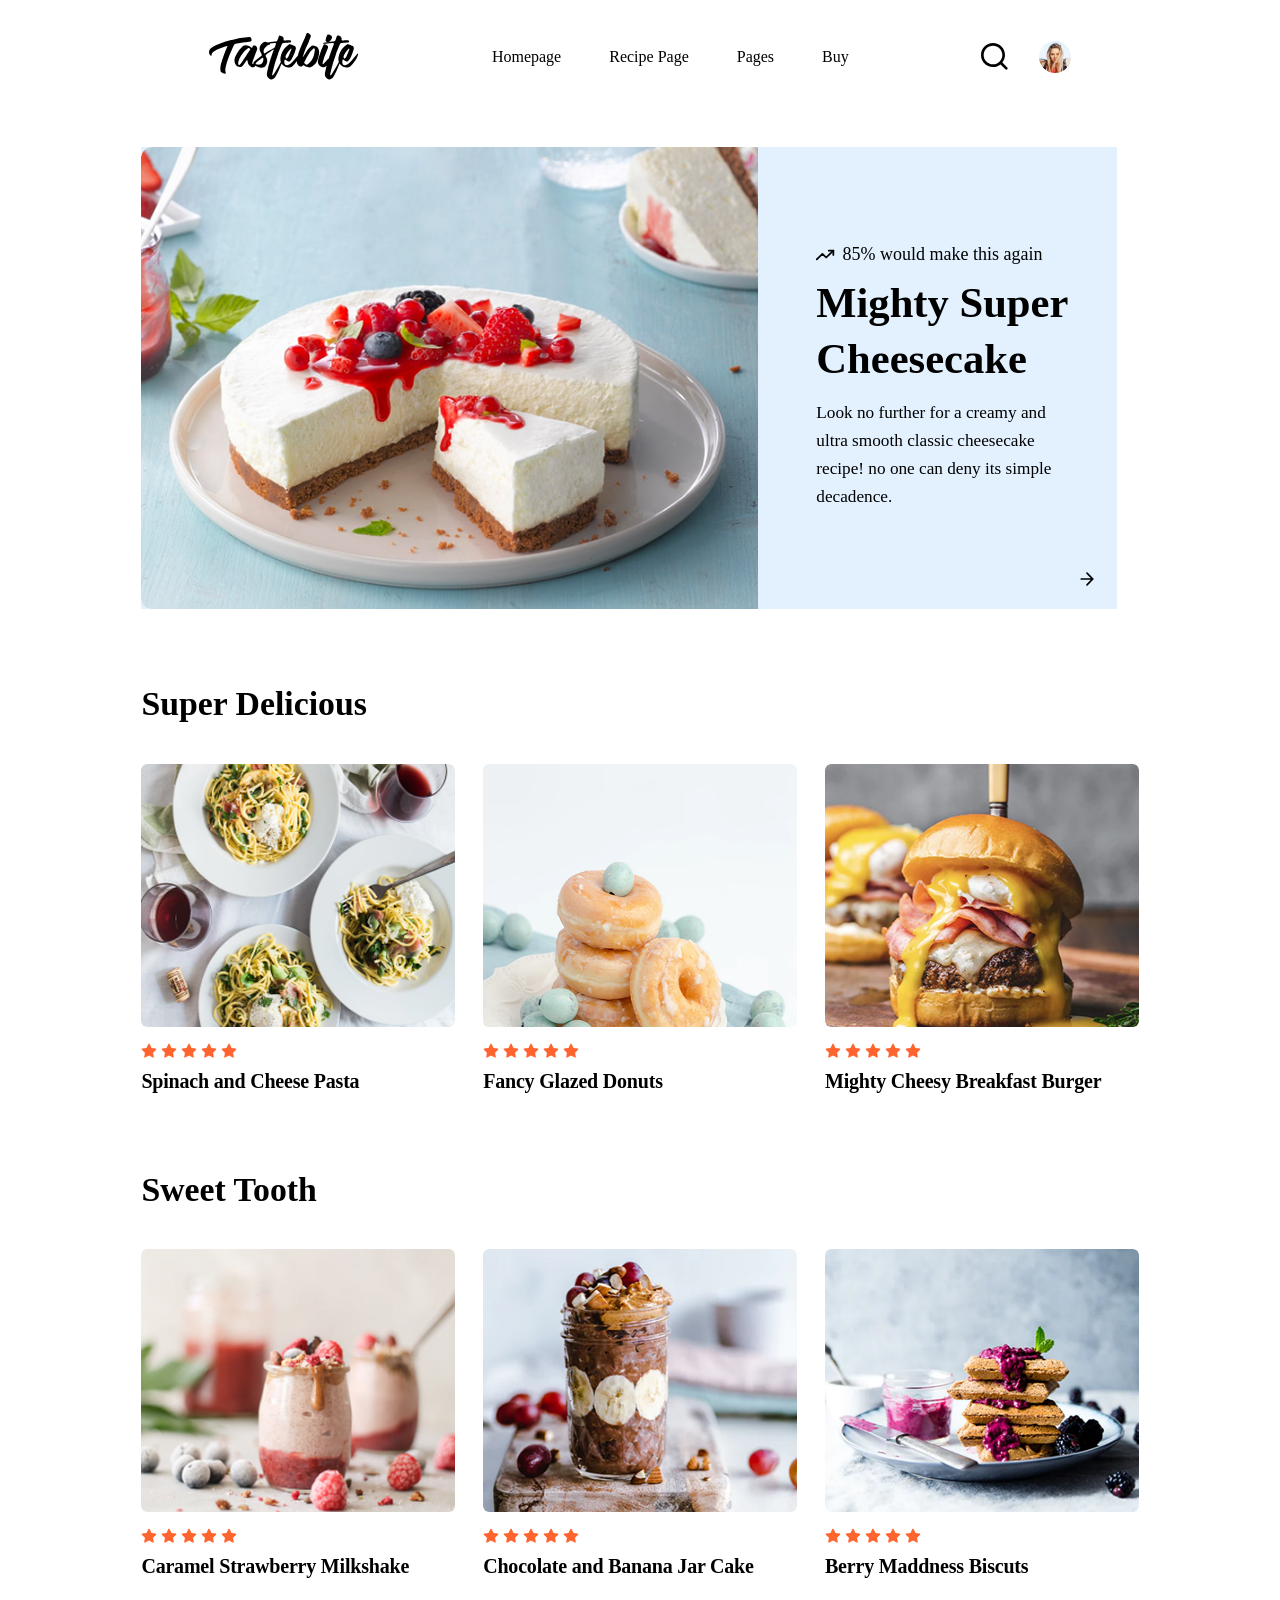
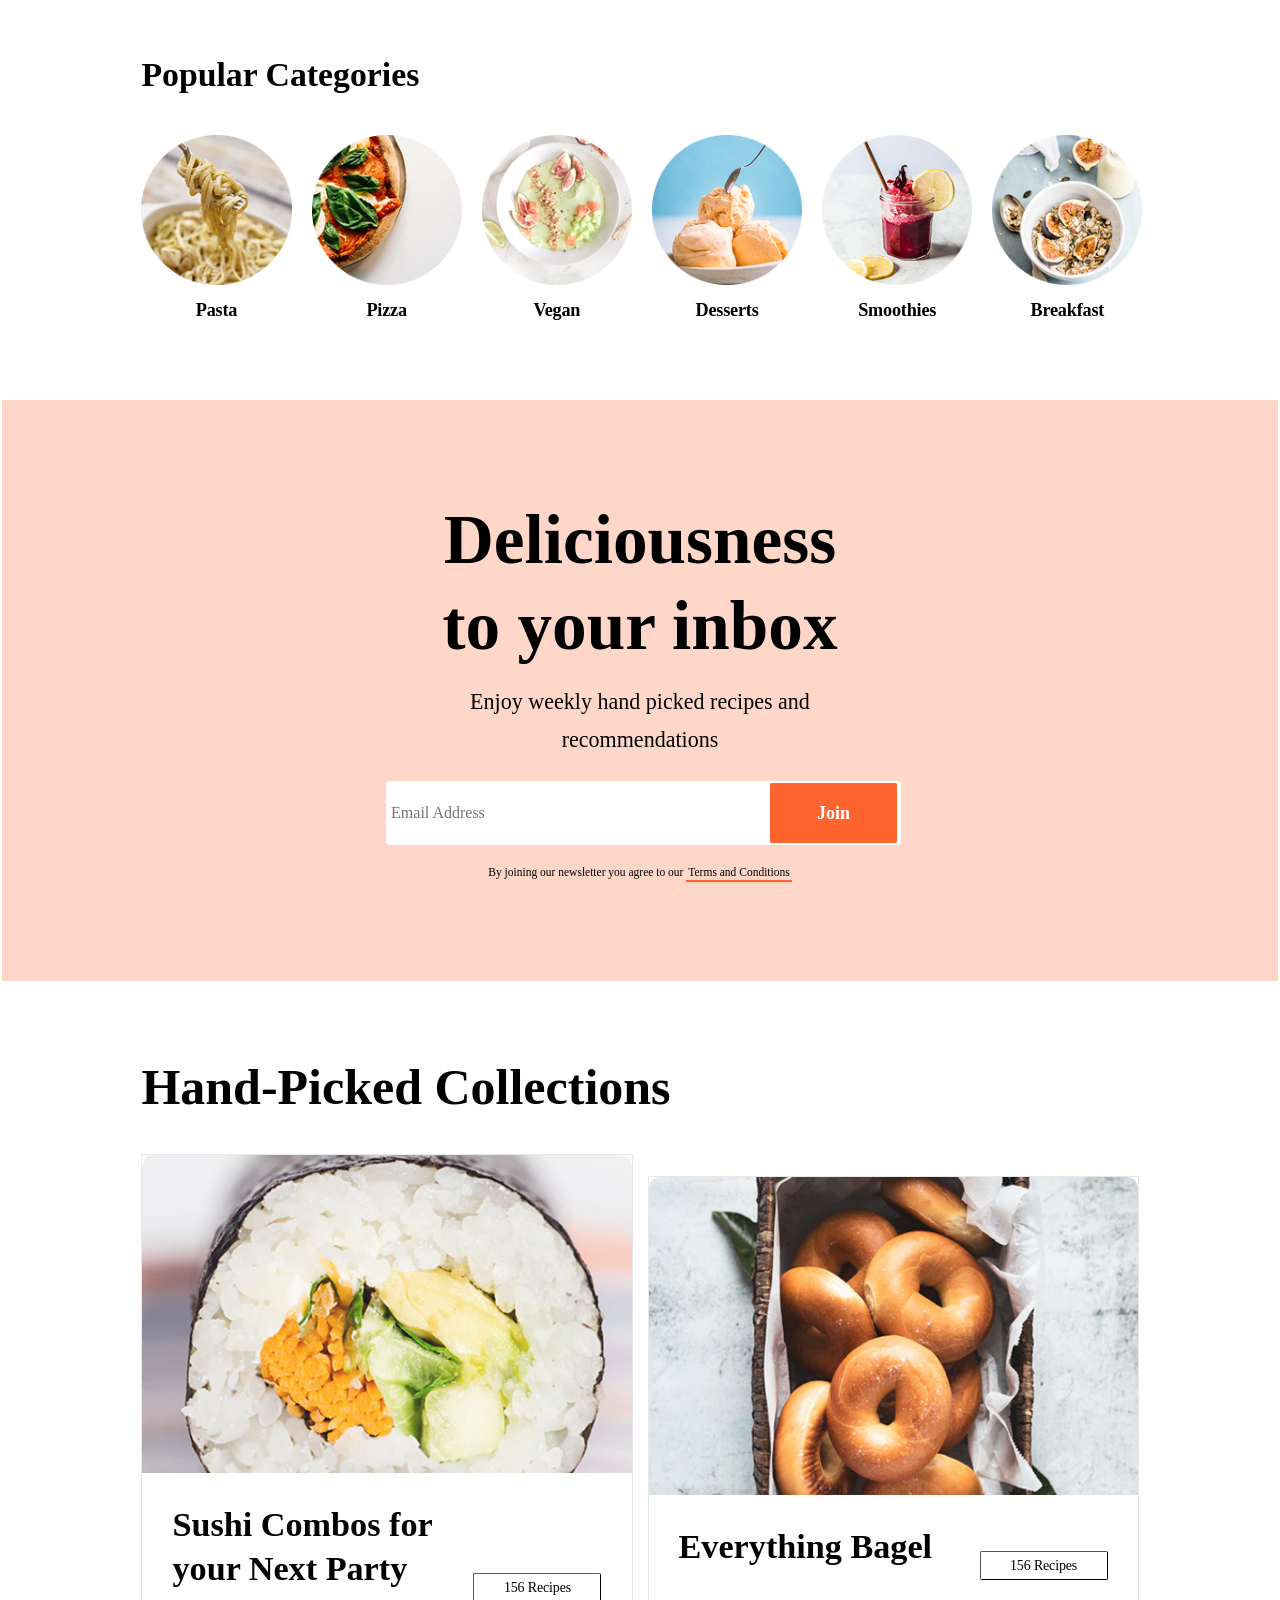
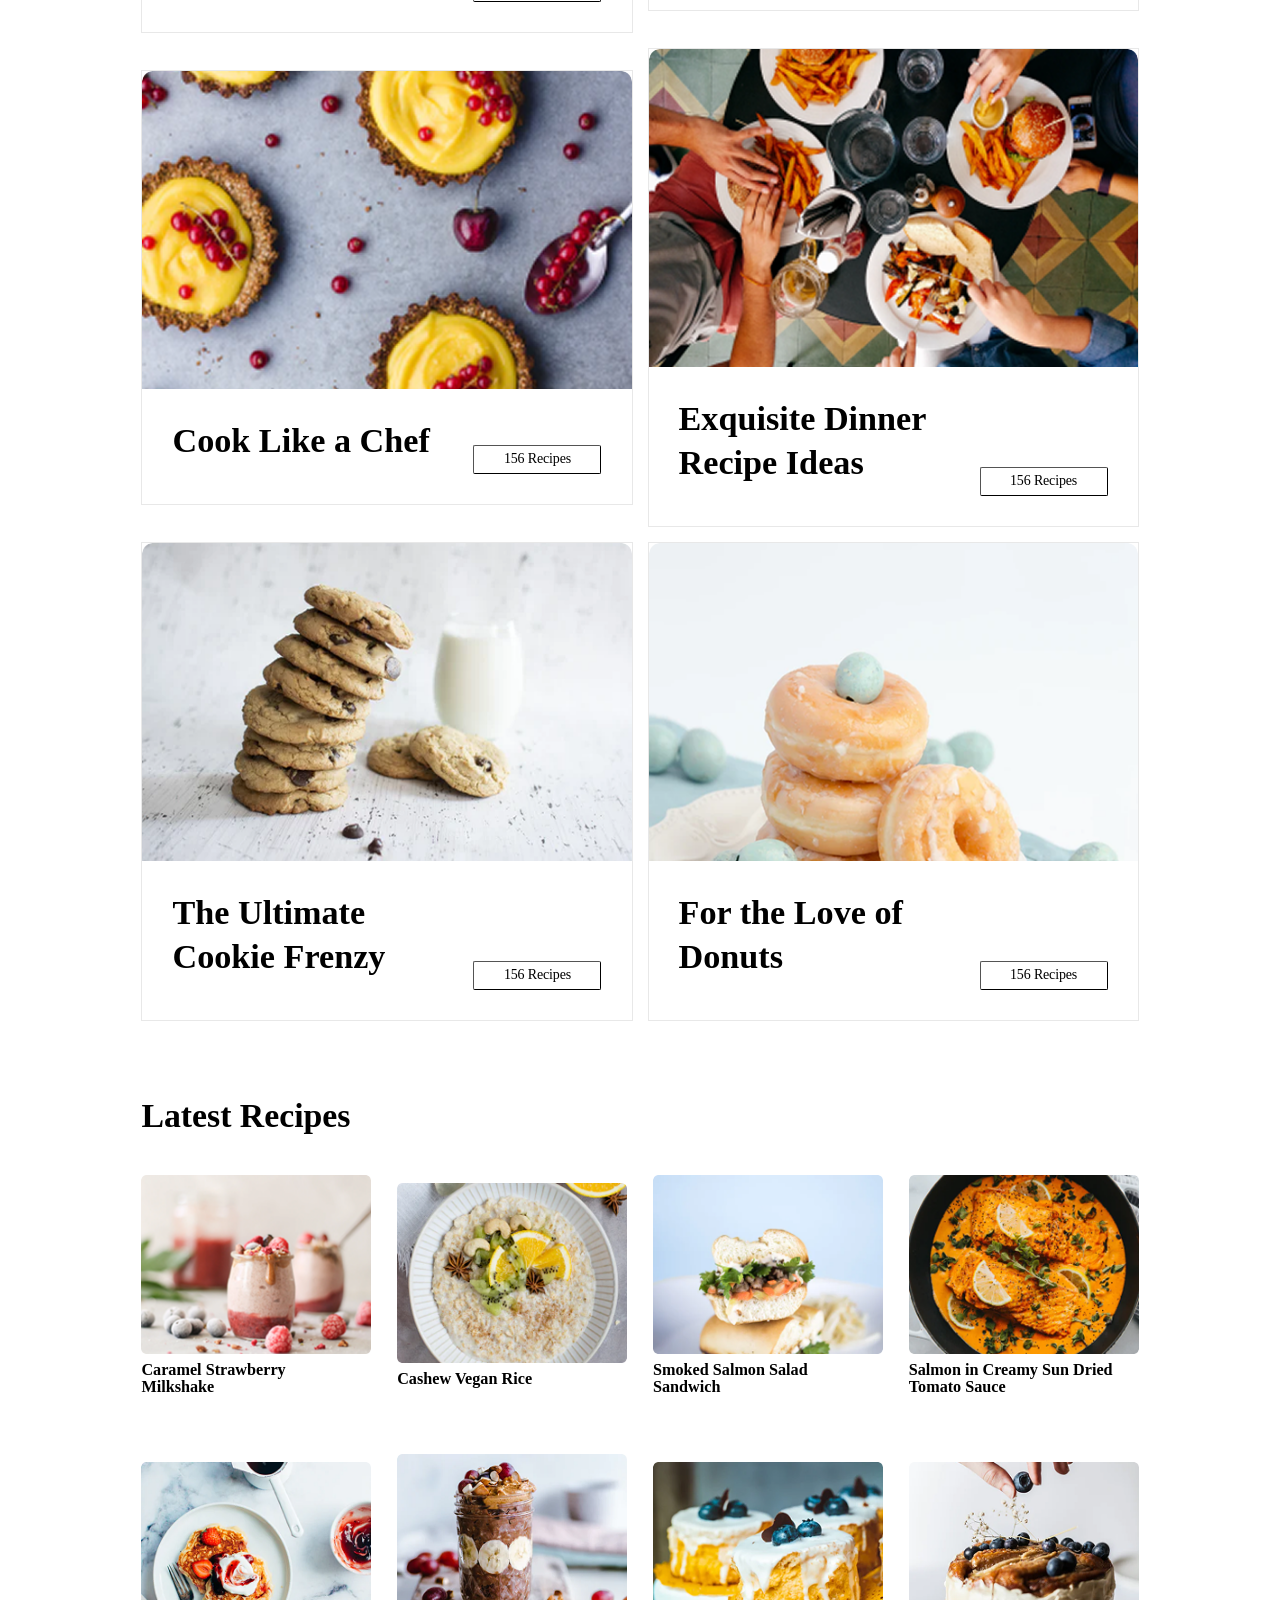
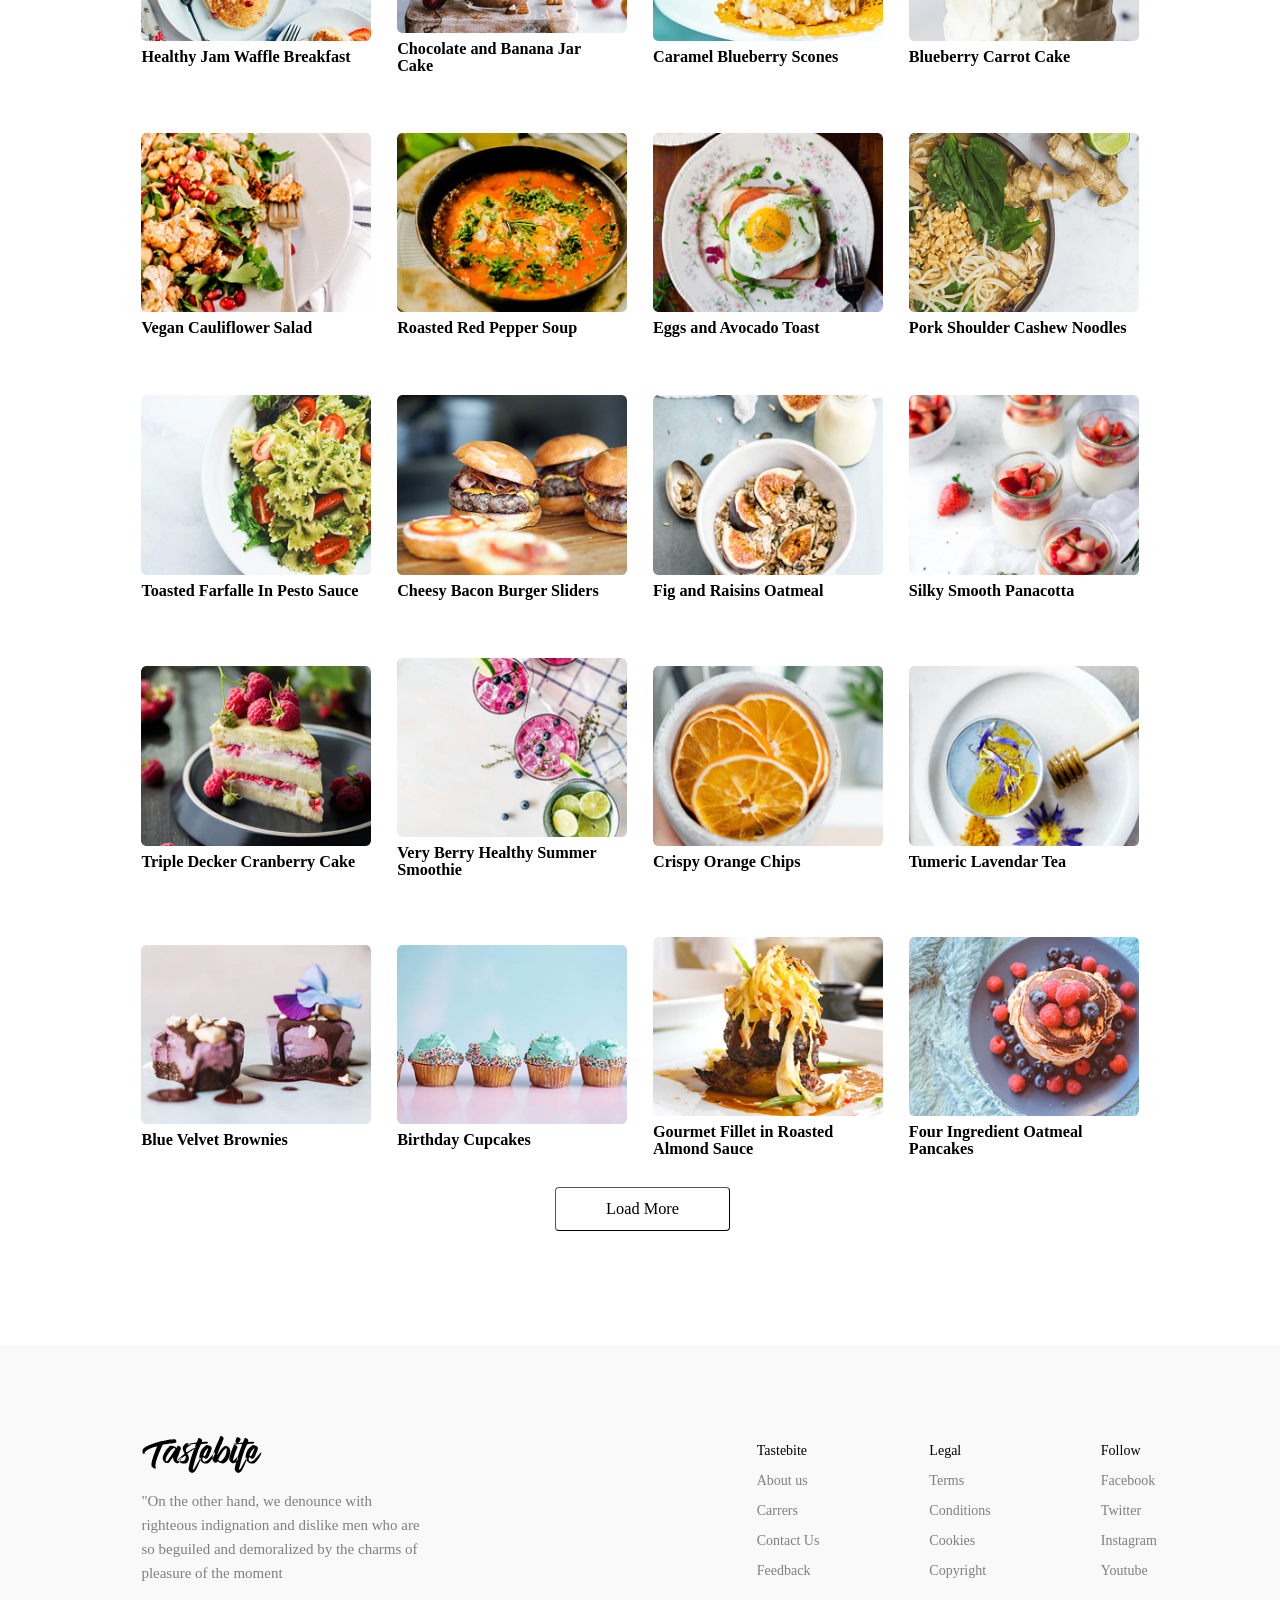
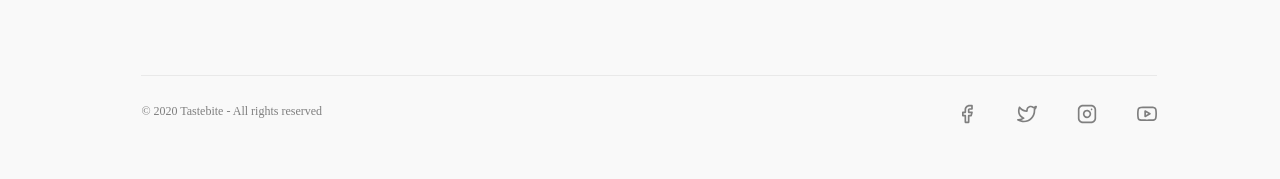
<file: index.html>
<!DOCTYPE html>
<html lang="en">

<head>
    <meta charset="UTF-8">
    <meta name="viewport" content="width=device-width, initial-scale=1.0">
    <title>Tastebite</title>
    <link rel="stylesheet" href="./style.css">
</head>

<body>
    <header>
        <img class="logo" src="./image/logo.svg" alt="logo">
        <nav class="navigation-bar">
            <ul>
                <li><a href="">Homepage</a> </li>
                <li><a href="">Recipe Page</a> </li>
                <li><a href="">Pages</a> </li>
                <li><a href="">Buy</a></li>
            </ul>
        </nav>
        <div class="search-profile">
            <img class="searcher" src="./image/searcher.svg" alt="searcher">
            <img class="profile" src="./image/profile.svg" alt="profile">
            <img class="menu-bar" src="./image/menu-bar.svg" alt="menu-bar">
        </div>
    </header>
    <main>
        <section class="recommendation-section">
            <div class="recommendation-parent">
                <img class="cheesecake" src="./image/cheesecake.png" alt="cheesecake">
                <div class="recommendation-description">
                    <div class="rate-data">
                        <img class="trending-up" src="./image/trending-up.svg" alt="trending-up">
                        <span class="data">85% would make this again</span>
                    </div>
                    <h1 class="recommendation-headline">Mighty Super Cheesecake</h1>
                    <p class="recommendation-text">Look no further for a creamy and ultra smooth classic cheesecake
                        recipe! no one can deny its simple decadence.</p>
                    <div class="arrow-in-circle">
                        <img class="arrow-circle-pic" src="./image/arrow-in-circle.svg" alt="arrow-in-circle">
                    </div>
                </div>
                <div class="arrow-right">
                    <img class="arrow-pic" src="./image/arrow-right.svg" alt="arrow-right">
                </div>
            </div>
        </section>
        <section class="top-rated-section">
            <div class="top-rated-parent">
                <h2 class="top-rated-headline">Super Delicious</h2>
                <div class="top-rated-meals">
                    <div class="meal">
                        <img class="meal-pic" src="./image/spinach-pasta.png" alt="spinach-pasta">
                        <div class="meal-description">
                            <img class="rating-stars" src="./image/rating-stars.svg" alt="rating-stars">
                            <span class="meal-name">Spinach and Cheese Pasta</span>
                        </div>
                    </div>
                    <div class="meal">
                        <img class="meal-pic" src="./image/donut.png" alt="donut">
                        <div class="meal-description">
                            <img class="rating-stars" src="./image/rating-stars.svg" alt="rating-stars">
                            <span class="meal-name">Fancy Glazed Donuts</span>
                        </div>
                    </div>
                    <div class="meal">
                        <img class="meal-pic" src="./image/burger.png" alt="burger">
                        <div class="meal-description">
                            <img class="rating-stars" src="./image/rating-stars.svg" alt="rating-stars">
                            <span class="meal-name">Mighty Cheesy Breakfast Burger</span>
                        </div>
                    </div>
                </div>
            </div>
        </section>
        <section class="top-rated-section">
            <div class="top-rated-parent">
                <h2 class="top-rated-headline">Sweet Tooth</h2>
                <div class="top-rated-meals">
                    <div class="meal">
                        <img class="meal-pic" src="./image/strawberry-milkshake.png" alt="strawberry-milkshake">
                        <div class="meal-description">
                            <img class="rating-stars" src="./image/rating-stars.svg" alt="rating-stars">
                            <span class="meal-name">Caramel Strawberry Milkshake</span>
                        </div>
                    </div>
                    <div class="meal">
                        <img class="meal-pic" src="./image/jar-cake.png" alt="jar-cake">
                        <div class="meal-description">
                            <img class="rating-stars" src="./image/rating-stars.svg" alt="rating-stars">
                            <span class="meal-name">Chocolate and Banana Jar Cake</span>
                        </div>
                    </div>
                    <div class="meal">
                        <img class="meal-pic" src="./image/biscut.png" alt="biscut">
                        <div class="meal-description">
                            <img class="rating-stars" src="./image/rating-stars.svg" alt="rating-stars">
                            <span class="meal-name">Berry Maddness Biscuts</span>
                        </div>
                    </div>
                </div>
            </div>
        </section>
        <section class="top-rated-section">
            <div class="top-rated-parent">
                <h2 class="categories-headline"> <a href="./categories-pages.html">Popular Categories</a></h2>
                <div class="categories-parent">
                    <div class="category">
                        <img class="category-pic" src="./image/pasta.png" alt="pasta">
                        <span class="category-name">Pasta</span>
                    </div>
                    <div class="category">
                        <img class="category-pic" src="./image/pizza.png" alt="pizza">
                        <span class="category-name">Pizza</span>
                    </div>
                    <div class="category">
                        <img class="category-pic" src="./image/vegan.png" alt="vegan">
                        <span class="category-name">Vegan</span>
                    </div>
                    <div class="category">
                        <img class="category-pic" src="./image/dessert.png" alt="dessert">
                        <span class="category-name">Desserts</span>
                    </div>
                    <div class="category">
                        <img class="category-pic" src="./image/smoothies.png" alt="smoothies">
                        <span class="category-name">Smoothies</span>
                    </div>
                    <div class="category">
                        <img class="category-pic" src="./image/breakfast.png" alt="breakfast">
                        <span class="category-name">Breakfast</span>
                    </div>
                </div>
            </div>
        </section>
        <section class="inbox-section">
            <div class="inbox-parent">
                <div class="inbox-inform">
                    <h1 class="inbox-headline">Deliciousness to your inbox</h1>
                    <span class="inbox-description">Enjoy weekly hand picked recipes and recommendations</span>
                    <form action="#" class="email-forma">
                        <label for="" class="email-area">
                            <img class="convert" src="./image/convert.svg" alt="convert">
                            <input type="email" placeholder="Email Address" class="email">
                            <button class="send-email">Join</button>
                        </label>
                    </form>
                    <span class="log-in-terms">By joining our newsletter you agree to our <a href="">Terms and
                            Conditions</a> </span>
                </div>
            </div>
        </section>
        <section class="collection-section">
            <div class="collection-parent">
                <h2 class="collection-headline">Hand-Picked Collections</h2>
                <h2 class="collection-headline-mobile">Curated Collections</h2>
                <div class="all-collections">
                    <div class="collection">
                        <img src="./image/sushi.png" alt="sushi" class="collection-pic">
                        <div class="name-button">
                            <span class="collection-name">Sushi Combos for your Next Party</span>
                            <button class="collection-click">156 Recipes</button>
                        </div>
                    </div>
                    <div class="collection">
                        <img src="./image/bagel.png" alt="bagel" class="collection-pic">
                        <div class="name-button">
                            <span class="collection-name">Everything Bagel</span>
                            <button class="collection-click">156 Recipes</button>
                        </div>
                    </div>
                    <div class="collection">
                        <img src="./image/like-chef.png" alt="cook-like-chef" class="collection-pic">
                        <div class="name-button">
                            <span class="collection-name">Cook Like a Chef</span>
                            <button class="collection-click">156 Recipes</button>
                        </div>
                    </div>
                    <div class="collection">
                        <img src="./image/dinner-recipe.png" alt="dinner-recipe" class="collection-pic">
                        <div class="name-button">
                            <span class="collection-name">Exquisite Dinner Recipe Ideas</span>
                            <button class="collection-click">156 Recipes</button>
                        </div>
                    </div>
                    <div class="collection">
                        <img src="./image/cookie-frenzy.png" alt="cookies" class="collection-pic">
                        <div class="name-button">
                            <span class="collection-name">The Ultimate Cookie Frenzy</span>
                            <button class="collection-click">156 Recipes</button>
                        </div>
                    </div>
                    <div class="collection">
                        <img src="./image/love-donut.png" alt="donuts" class="collection-pic">
                        <div class="name-button">
                            <span class="collection-name">For the Love of Donuts</span>
                            <button class="collection-click">156 Recipes</button>
                        </div>
                    </div>
                </div>
            </div>
        </section>
        <section class="top-rated-section">
            <div class="recipes-parent">
                <h2 class="top-rated-headline">Latest Recipes</h2>
                <div class="all-recipes">
                    <div class="recipe">
                        <img class="recipe-pic" src="./image/milkshake.png" alt="strawberry-milkshake">
                        <span class="recipe-name">Caramel Strawberry Milkshake</span>
                    </div>
                    <div class="recipe">
                        <img class="recipe-pic" src="./image/vegan-rice.png" alt="vegan-rice">
                        <span class="recipe-name">Cashew Vegan Rice</span>
                    </div>
                    <div class="recipe">
                        <img class="recipe-pic" src="./image/salad-sandwich.png" alt="salad-sandwich">
                        <span class="recipe-name">Smoked Salmon Salad Sandwich</span>
                    </div>
                    <div class="recipe">
                        <img class="recipe-pic" src="./image/salmon-in-sauce.png" alt="salmon-in-sauce">
                        <span class="recipe-name">Salmon in Creamy Sun Dried Tomato Sauce</span>
                    </div>
                    <div class="recipe">
                        <img class="recipe-pic" src="./image/waffle-breakfast.png" alt="waffle-breakfast">
                        <span class="recipe-name">Healthy Jam Waffle Breakfast</span>
                    </div>
                    <div class="recipe">
                        <img class="recipe-pic" src="./image/banana-jar-cake.png" alt="jar-cake">
                        <span class="recipe-name">Chocolate and Banana Jar Cake</span>
                    </div>
                    <div class="recipe">
                        <img class="recipe-pic" src="./image/blueberry-scones.png" alt="blueberry-scones">
                        <span class="recipe-name">Caramel Blueberry Scones</span>
                    </div>
                    <div class="recipe">
                        <img class="recipe-pic" src="./image/bluberry-carrot-cake.png" alt="bluberry-carrot-cake">
                        <span class="recipe-name">Blueberry Carrot Cake</span>
                    </div>
                    <div class="recipe">
                        <img class="recipe-pic" src="./image/cauliflower-salad.png" alt="cauliflower-salad">
                        <span class="recipe-name">Vegan Cauliflower Salad</span>
                    </div>
                    <div class="recipe">
                        <img class="recipe-pic" src="./image/pepper-soup.png" alt="pepper-soup">
                        <span class="recipe-name">Roasted Red Pepper Soup</span>
                    </div>
                    <div class="recipe">
                        <img class="recipe-pic" src="./image/avocado-toast.png" alt="avocado-toast">
                        <span class="recipe-name">Eggs and Avocado Toast</span>
                    </div>
                    <div class="recipe">
                        <img class="recipe-pic" src="./image/pork-noodle.png" alt="pork-noodle">
                        <span class="recipe-name">Pork Shoulder Cashew Noodles</span>
                    </div>
                    <div class="recipe">
                        <img class="recipe-pic" src="./image/farfalle.png" alt="farfalle">
                        <span class="recipe-name">Toasted Farfalle In Pesto Sauce</span>
                    </div>
                    <div class="recipe">
                        <img class="recipe-pic" src="./image/burger-slider.png" alt="burger-slider">
                        <span class="recipe-name">Cheesy Bacon Burger Sliders</span>
                    </div>
                    <div class="recipe">
                        <img class="recipe-pic" src="./image/oatmeal.png" alt="oatmeal">
                        <span class="recipe-name">Fig and Raisins Oatmeal</span>
                    </div>
                    <div class="recipe">
                        <img class="recipe-pic" src="./image/panacotta.png" alt="panacotta">
                        <span class="recipe-name">Silky Smooth Panacotta</span>
                    </div>
                    <div class="recipe">
                        <img class="recipe-pic" src="./image/cranberry-cake.png" alt="cranberry-cake">
                        <span class="recipe-name">Triple Decker Cranberry Cake</span>
                    </div>
                    <div class="recipe">
                        <img class="recipe-pic" src="./image/summer-smoothie.png" alt="summer-smoothie">
                        <span class="recipe-name">Very Berry Healthy Summer Smoothie</span>
                    </div>
                    <div class="recipe">
                        <img class="recipe-pic" src="./image/orange-chips.png" alt="orange-chips">
                        <span class="recipe-name">Crispy Orange Chips</span>
                    </div>
                    <div class="recipe">
                        <img class="recipe-pic" src="./image/lavender-tea.png" alt="lavender-tea">
                        <span class="recipe-name">Tumeric Lavendar Tea</span>
                    </div>
                    <div class="recipe">
                        <img class="recipe-pic" src="./image/velvet-brownie.png" alt="velvet-brownie">
                        <span class="recipe-name">Blue Velvet Brownies</span>
                    </div>
                    <div class="recipe">
                        <img class="recipe-pic" src="./image/birthday-cupcake.png" alt="birthday-cupcake">
                        <span class="recipe-name">Birthday Cupcakes</span>
                    </div>
                    <div class="recipe">
                        <img class="recipe-pic" src="./image/gourmet.png" alt="gourmet">
                        <span class="recipe-name">Gourmet Fillet in Roasted Almond Sauce</span>
                    </div>
                    <div class="recipe">
                        <img class="recipe-pic" src="./image/oatmeal-pancakes.png" alt="oatmeal-pancakes">
                        <span class="recipe-name">Four Ingredient Oatmeal Pancakes</span>
                    </div>
                </div>
                <button class="load">Load More</button>
            </div>
        </section>
    </main>
    <footer>
        <div class="footer-parent">
            <div class="logo-anothers">
                <div class="logo-text">
                    <img class="logo-last" src="./image/logo-last.svg" alt="logo">
                    <span class="text-about-us">"On the other hand, we denounce with righteous indignation and dislike
                        men
                        who are so beguiled
                        and demoralized by the charms of pleasure of the moment</span>
                </div>
                <div class="follow-legal-about">
                    <ul class="more-information">
                        <li>Tastebite</li>
                        <li><a href="">About us</a></li>
                        <li><a href="">Carrers</a></li>
                        <li><a href="">Contact Us</a></li>
                        <li><a href="">Feedback</a></li>
                    </ul>
                    <ul class="more-information">
                        <li>Legal</li>
                        <li><a href="">Terms</a></li>
                        <li><a href="">Conditions</a></li>
                        <li><a href="">Cookies</a></li>
                        <li><a href="">Copyright</a></li>
                    </ul>
                    <ul class="more-information">
                        <li>Follow</li>
                        <li><a href="">Facebook</a></li>
                        <li><a href="">Twitter</a></li>
                        <li><a href="">Instagram</a></li>
                        <li><a href="">Youtube</a></li>
                    </ul>
                </div>
            </div>
            <div class="follow-legal-about-mobile">
                <div class="more-information-mobile">
                    <span class="more-about-us">Tastebite</span>
                    <div class="direction-container">
                        <img class="bottom-direction" src="./image/bottom-direction.svg" alt="bottom-direction">
                    </div>
                    <img class="horizontal-line-mobile" src="./image/horizontal-line-mobile.svg" alt="horizontal-line">
                </div>
                <div class="more-information-mobile">
                    <span class="more-about-us">Legal</span>
                    <div class="direction-container">
                        <img class="bottom-direction" src="./image/bottom-direction.svg" alt="bottom-direction">
                    </div>
                    <img class="horizontal-line-mobile" src="./image/horizontal-line-mobile.svg" alt="horizontal-line">
                </div>
                <div class="more-information-mobile">
                    <span class="more-about-us">Follow</span>
                    <div class="direction-container">
                        <img class="bottom-direction" src="./image/bottom-direction.svg" alt="bottom-direction">
                    </div>
                    <img class="horizontal-line-mobile" src="./image/horizontal-line-mobile.svg" alt="horizontal-line">
                </div>
            </div>
            <img class="horizontal" src="./image/horizontal.svg" alt="horizontal">
            <div class="media-year">
                <span class="year-legacy">© 2020 Tastebite - All rights reserved</span>
                <div class="social-medias">
                    <img class="social-media-logos" src="./image/facebook.svg" alt="facebook-logo">
                    <img class="social-media-logos" src="./image/twitter.svg" alt="twitter-logo">
                    <img class="social-media-logos" src="./image/instagram.svg" alt="instagram_logo">
                    <img class="social-media-logos" src="./image/youtube.svg" alt="youtube-logo">
                </div>
            </div>
        </div>
    </footer>
</body>

</html>
</file>
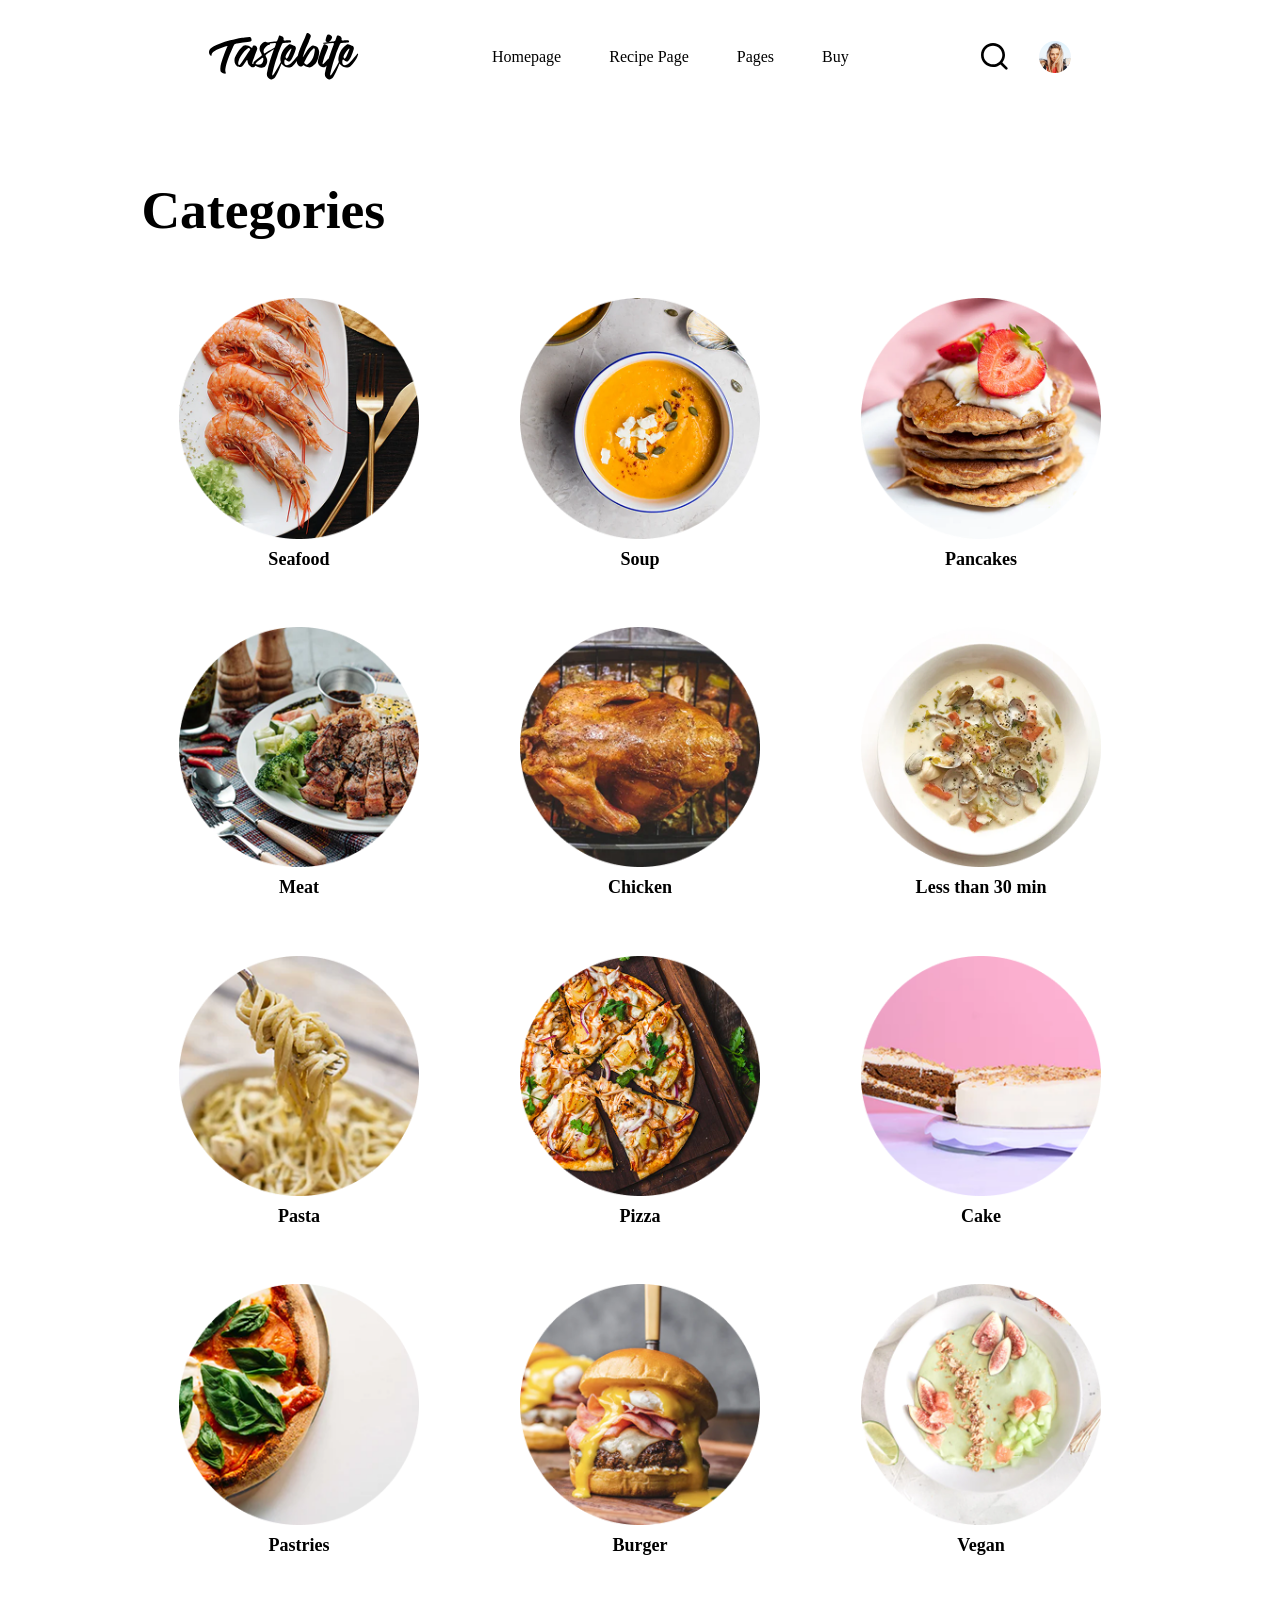
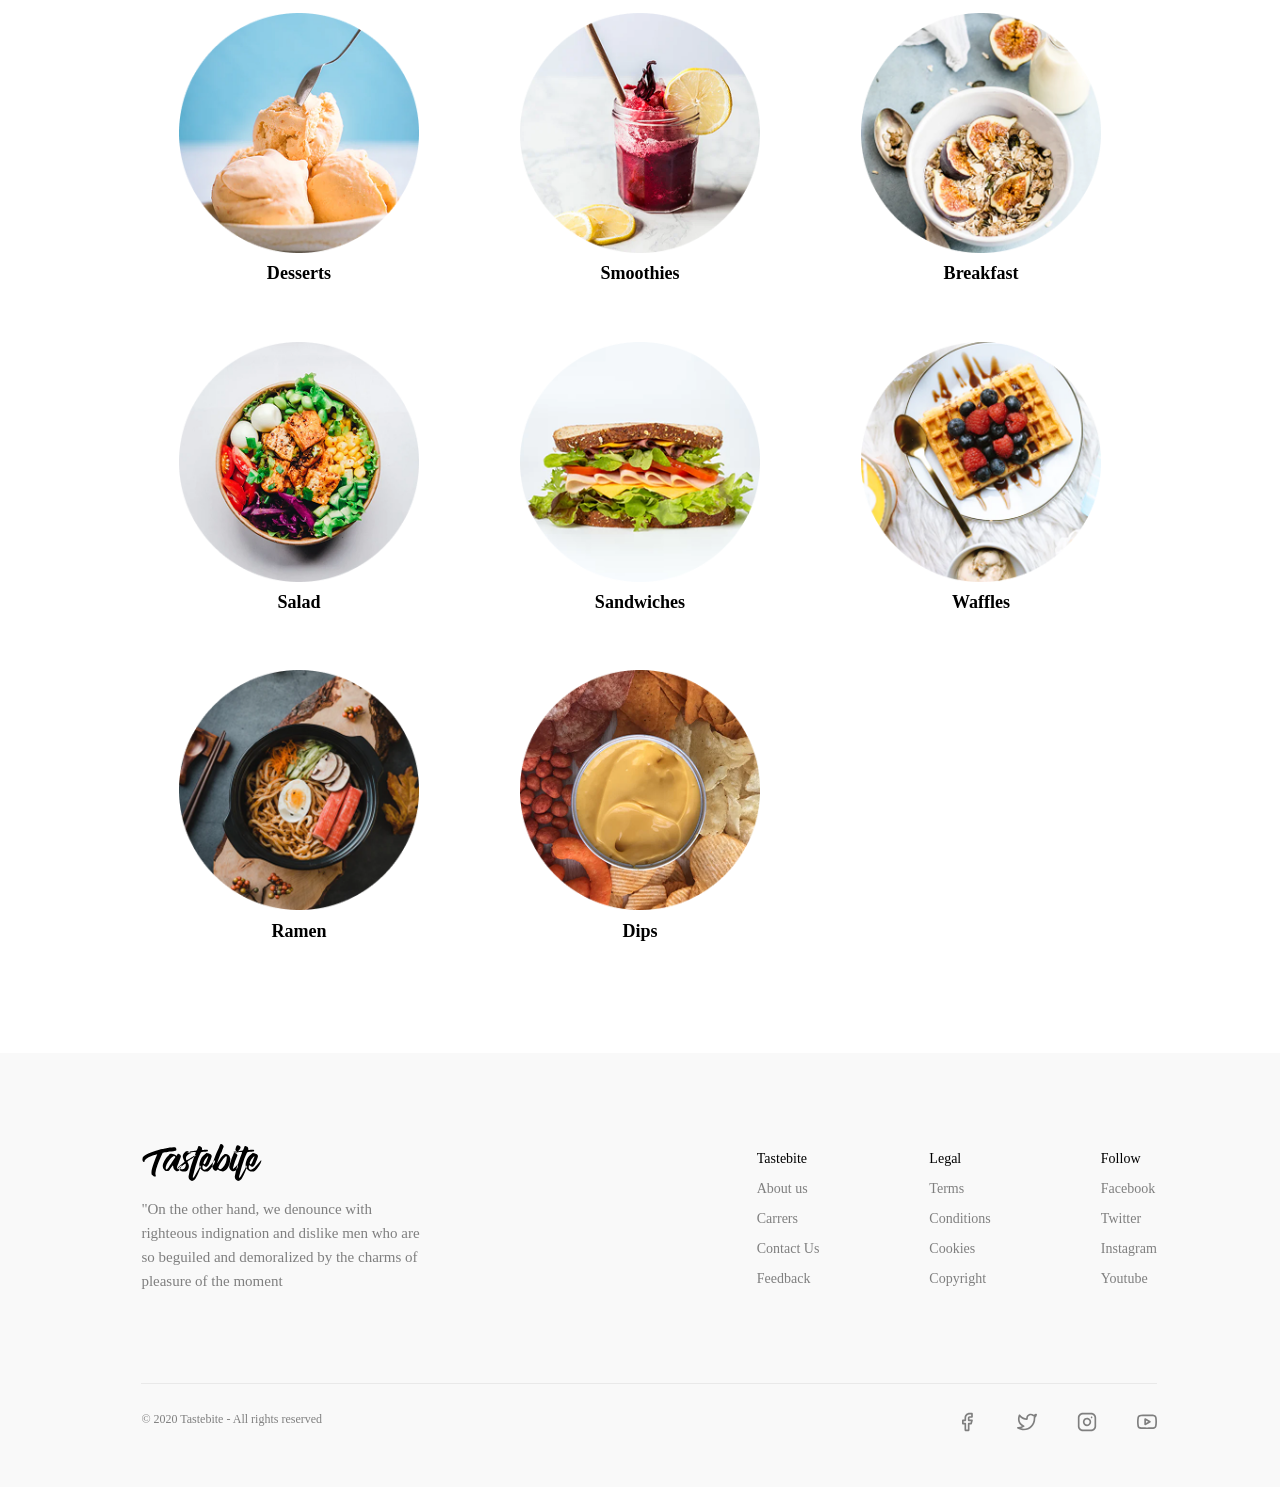
<file: categories-pages.html>
<!DOCTYPE html>
<html lang="en">

<head>
    <meta charset="UTF-8">
    <meta name="viewport" content="width=device-width, initial-scale=1.0">
    <title>Tastebite</title>
    <link rel="stylesheet" href="./categories-pages.css">
    <link rel="stylesheet" href="./style.css">
</head>

<body>
    <header>
        <img class="logo" src="./image/logo.svg" alt="logo">
        <nav class="navigation-bar">
            <ul>
                <li><a href="">Homepage</a> </li>
                <li><a href="">Recipe Page</a> </li>
                <li><a href="">Pages</a> </li>
                <li><a href="">Buy</a></li>
            </ul>
        </nav>
        <div class="search-profile">
            <img class="searcher" src="./image/searcher.svg" alt="searcher">
            <img class="profile" src="./image/profile.svg" alt="profile">
            <img class="menu-bar" src="./image/menu-bar.svg" alt="menu-bar">
        </div>
    </header>
    <main>
        <section class="categories-section">
            <div class="category-page">
                <h2 class="category-page-headline">Categories</h2>
                <img class="separator" src="./image/horizontal.svg" alt="separator">
                <div class="all-categories-parent">
                    <div class="each-category">
                        <img src="./image/seafood-card.png" alt="Seafood" class="each-page-pic">
                        <span class="each-category-name">Seafood</span>
                        <span class="each-category-name-mobile">Less than 30 min</span>
                    </div>
                    <div class="each-category">
                        <img src="./image/soup-card.png" alt="Soup" class="each-page-pic">
                        <span class="each-category-name">Soup</span>
                        <span class="each-category-name-mobile">Less than 30 min</span>
                    </div>
                    <div class="each-category">
                        <img src="./image/pancakes-card.png" alt="pancakes" class="each-page-pic">
                        <span class="each-category-name">Pancakes</span>
                        <span class="each-category-name-mobile">Less than 30 min</span>
                    </div>
                    <div class="each-category">
                        <img src="./image/meat-card.png" alt="meat" class="each-page-pic">
                        <span class="each-category-name">Meat</span>
                        <span class="each-category-name-mobile">Less than 30 min</span>
                    </div>
                    <div class="each-category">
                        <img src="./image/chicken-card.png" alt="chicken" class="each-page-pic">
                        <span class="each-category-name">Chicken</span>
                        <span class="each-category-name-mobile">Less than 30 min</span>
                    </div>
                    <div class="each-category">
                        <img src="./image/less-than-30min-card.png" alt="ready-meals" class="each-page-pic">
                        <span class="each-category-name">Less than 30 min</span>
                        <span class="each-category-name-mobile">Less than 30 min</span>
                    </div>
                    <div class="each-category">
                        <img src="./image/pasta-card.png" alt="Pasta" class="each-page-pic">
                        <span class="each-category-name">Pasta</span>
                        <span class="each-category-name-mobile">Pasta</span>
                    </div>
                    <div class="each-category">
                        <img src="./image/pizza-card.png" alt="pizza" class="each-page-pic">
                        <span class="each-category-name">Pizza</span>
                        <span class="each-category-name-mobile">Pizza</span>
                    </div>
                    <div class="each-category">
                        <img src="./image/cake-card.png" alt="cake" class="each-page-pic">
                        <span class="each-category-name">Cake</span>
                        <span class="each-category-name-mobile">Cake</span>
                    </div>
                    <div class="each-category">
                        <img src="./image/pastries-card.png" alt="Pastries" class="each-page-pic">
                        <span class="each-category-name">Pastries</span>
                        <span class="each-category-name-mobile">Pasteries</span>
                    </div>
                    <div class="each-category">
                        <img src="./image/burger-card.png" alt="burger" class="each-page-pic">
                        <span class="each-category-name">Burger</span>
                        <span class="each-category-name-mobile">Less than 30 min</span>
                    </div>
                    <div class="each-category">
                        <img src="./image/vegan-card.png" alt="vegan-meals" class="each-page-pic">
                        <span class="each-category-name">Vegan</span>
                        <span class="each-category-name-mobile">Less than 30 min</span>
                    </div>
                    <div class="each-category">
                        <img src="./image/desserts-card.png" alt="desserts" class="each-page-pic">
                        <span class="each-category-name">Desserts</span>
                        <span class="each-category-name-mobile">Less than 30 min</span>
                    </div>
                    <div class="each-category">
                        <img src="./image/smoothies-card.png" alt="Smoothies" class="each-page-pic">
                        <span class="each-category-name">Smoothies</span>
                        <span class="each-category-name-mobile">Less than 30 min</span>
                    </div>
                    <div class="each-category">
                        <img src="./image/breakfast-card.png" alt="Breakfast" class="each-page-pic">
                        <span class="each-category-name">Breakfast</span>
                        <span class="each-category-name-mobile">Less than 30 min</span>
                    </div>
                    <div class="each-category">
                        <img src="./image/salad-card.png" alt="Salad" class="each-page-pic">
                        <span class="each-category-name">Salad</span>
                        <span class="each-category-name-mobile">Less than 30 min</span>
                    </div>
                    <div class="each-category">
                        <img src="./image/sandwiches-card.png" alt="Sandwiches" class="each-page-pic">
                        <span class="each-category-name">Sandwiches</span>
                        <span class="each-category-name-mobile">Less than 30 min</span>
                    </div>
                    <div class="each-category">
                        <img src="./image/waffles-card.png" alt="waffles" class="each-page-pic">
                        <span class="each-category-name">Waffles</span>
                        <span class="each-category-name-mobile">Less than 30 min</span>
                    </div>
                    <div class="each-category">
                        <img src="./image/ramen-card.png" alt="ramen" class="each-page-pic">
                        <span class="each-category-name">Ramen</span>
                        <span class="each-category-name-mobile">Less than 30 min</span>
                    </div>
                    <div class="each-category">
                        <img src="./image/dips-card.png" alt="dips" class="each-page-pic">
                        <span class="each-category-name">Dips</span>
                        <span class="each-category-name-mobile">Less than 30 min</span>
                    </div>
                </div>
            </div>
        </section>
    </main>
    <footer>
        <div class="footer-parent">
            <div class="logo-anothers">
                <div class="logo-text">
                    <img class="logo-last" src="./image/logo-last.svg" alt="logo">
                    <span class="text-about-us">"On the other hand, we denounce with righteous indignation and dislike
                        men
                        who are so beguiled
                        and demoralized by the charms of pleasure of the moment</span>
                </div>
                <div class="follow-legal-about">
                    <ul class="more-information">
                        <li>Tastebite</li>
                        <li><a href="">About us</a></li>
                        <li><a href="">Carrers</a></li>
                        <li><a href="">Contact Us</a></li>
                        <li><a href="">Feedback</a></li>
                    </ul>
                    <ul class="more-information">
                        <li>Legal</li>
                        <li><a href="">Terms</a></li>
                        <li><a href="">Conditions</a></li>
                        <li><a href="">Cookies</a></li>
                        <li><a href="">Copyright</a></li>
                    </ul>
                    <ul class="more-information">
                        <li>Follow</li>
                        <li><a href="">Facebook</a></li>
                        <li><a href="">Twitter</a></li>
                        <li><a href="">Instagram</a></li>
                        <li><a href="">Youtube</a></li>
                    </ul>
                </div>
            </div>
            <div class="follow-legal-about-mobile">
                <div class="more-information-mobile">
                    <span class="more-about-us">Tastebite</span>
                    <div class="direction-container">
                        <img class="bottom-direction" src="./image/bottom-direction.svg" alt="bottom-direction">
                    </div>
                    <img class="horizontal-line-mobile" src="./image/horizontal-line-mobile.svg" alt="horizontal-line">
                </div>
                <div class="more-information-mobile">
                    <span class="more-about-us">Legal</span>
                    <div class="direction-container">
                        <img class="bottom-direction" src="./image/bottom-direction.svg" alt="bottom-direction">
                    </div>
                    <img class="horizontal-line-mobile" src="./image/horizontal-line-mobile.svg" alt="horizontal-line">
                </div>
                <div class="more-information-mobile">
                    <span class="more-about-us">Follow</span>
                    <div class="direction-container">
                        <img class="bottom-direction" src="./image/bottom-direction.svg" alt="bottom-direction">
                    </div>
                    <img class="horizontal-line-mobile" src="./image/horizontal-line-mobile.svg" alt="horizontal-line">
                </div>
            </div>
            <img class="horizontal" src="./image/horizontal.svg" alt="horizontal">
            <div class="media-year">
                <span class="year-legacy">© 2020 Tastebite - All rights reserved</span>
                <div class="social-medias">
                    <img class="social-media-logos" src="./image/facebook.svg" alt="facebook-logo">
                    <img class="social-media-logos" src="./image/twitter.svg" alt="twitter-logo">
                    <img class="social-media-logos" src="./image/instagram.svg" alt="instagram_logo">
                    <img class="social-media-logos" src="./image/youtube.svg" alt="youtube-logo">
                </div>
            </div>
        </div>
    </footer>
</body>

</html>
</file>
<file: style.css>
* {
    margin: 0;
    padding: 0;
    box-sizing: border-box;
     /* outline: 2px solid red  */
}

header {
    padding: calc(1.22vw + 17.4px) calc(14.08vw - 37.8px);
    width: 100%;
    display: flex;
    justify-content: space-around;
    align-items: center;
}

.logo {
    width: calc(6.57vw + 66.3px);
    cursor: pointer;
}

.navigation-bar ul {
    display: flex;
    align-items: center;
    gap: 48px;
    list-style: none;
}

.navigation-bar ul li a {
    font-family: Inter;
    font-weight: 500;
    font-size: 16px;
    line-height: 24px;
    text-align: center;
    color: #000000;
    text-decoration: none;
}

.search-profile {
    display: flex;
    align-items: center;
    gap: calc(0.75vw + 21.1px);
    cursor: pointer;
}

@media(max-width:930px) {
    .navigation-bar {
        display: none;
    }
}

@media(min-width:930px) {
    .menu-bar {
        display: none;
    }
}

.recommendation-section {
    margin-top: calc(3.75vw - 14px);
    margin-left: calc(14vw - 37.8px);
    margin-right: calc(16.4vw - 46.6px);
}

.recommendation-parent {
    display: flex;
    align-items: center;
    background: #E3F1FF;
    position: relative;
}

@media(max-width:1000px) {
    .recommendation-parent {
        flex-direction: column;
    }

    .arrow-right {
        display: none;
    }
}

.cheesecake {
    width: 100%;
    height: calc(22.6vw + 173.1px);
    border-top-left-radius: calc(0.5vw + 3.8px);
    border-bottom-left-radius: calc(1.12vw - 4.2px);
    border-top-right-radius: calc(-0.5vw + 8.1px);
}

.recommendation-description {
    display: flex;
    flex-direction: column;
    gap: calc(0.37vw + 6.5px);
    margin-left: calc(3vw + 20.3px);
    margin-top: calc(10.8vw - 40.6px);
    margin-bottom: calc(10.8vw - 40.6px);
    margin-right: calc(0.7vw + 29.1px);
    position: relative;
}

@media(max-width:1000px) {
    .recommendation-description {
        padding-top: 32px;
        padding-bottom: 72px;
    }
}

.rate-data {
    display: flex;
    gap: 8px;
}

.trending-up {
    width: calc(0.3vw + 14.5px);
    height: calc(0.3vw + 14.5px);
}

.data {
    font-family: Inter;
    font-weight: 500;
    font-size: 18px;
    line-height: calc(0.18vw + 15.2px);
    color: #000000;
}

.recommendation-headline {
    font-family: Playfair Display;
    font-weight: 700;
    font-size: calc(1.4vw + 24.7px);
    line-height: 56px;
    color: #000000;
}

.recommendation-text {
    font-family: Inter;
    font-weight: 400;
    font-size: calc(0.37vw + 12.5px);
    line-height: 28px;
    color: #000000;
}

.arrow-right {
    position: absolute;
    width: 40px;
    height: 40px;
    align-items: center;
    right: 0px;
    bottom: 0px;
    cursor: pointer;
}

.arrow-right-pic {
    width: 20px;
    height: 20px;
}

@media(min-width:1000px) {
    .arrow-in-circle {
        display: none;
    }
}

.arrow-in-circle {
    width: 32px;
    height: 32px;
    position: absolute;
    right: 0;
    bottom: 32px;
}

.top-rated-section {
    margin-top: calc(4.1vw + 20.5px);
    margin-left: calc(14vw - 37.8px);
    margin-right: calc(14vw - 37.8px);
}

.top-rated-parent {
    display: flex;
    flex-direction: column;
    gap: calc(1.5vw + 18.3px);
}

.top-rated-headline {
    font-family: Playfair Display;
    font-weight: 700;
    font-size: calc(1.1vw + 19.7px);
    line-height: 44px;
    color: #000000;
}

.top-rated-meals {
    display: flex;
    gap: calc(0.5vw + 21.8px);
    justify-content: space-between;
}

@media(max-width:865px) {
    .top-rated-meals {
        flex-direction: column;
    }
}

.meal {
    display: flex;
    flex-direction: column;
}

.meal-pic {
    width: 100%;
    height: 263px;
    border-radius: 6px;
}

.meal-description {
    display: flex;
    flex-direction: column;
    margin-top: 16px;
    margin-right: 7px;
    gap: 8px;
}

.rating-stars {
    width: 96px;
    height: 16px;
}

.meal-name {
    font-family: Inter;
    font-weight: 600;
    font-size: 20px;
    line-height: 28px;
    letter-spacing: -0.2px;
    color: #000000;
}

.categories-parent {
    display: flex;
    gap: 20px;
    justify-content: space-between;
}

@media(max-width:1200px) {
    .categories-parent {
        display: grid;
        grid-template-columns: repeat(3, 1fr);
    }
}

.categories-headline a{
    font-family: Playfair Display;
    font-weight: 700;
    font-size: calc(1.1vw + 19.7px);
    line-height: 44px;
    color: #000000;
    text-decoration: none;
}

.category {
    display: flex;
    flex-direction: column;
    align-items: center;
    gap: calc(0.4vw + 6.2px);
}

.category-pic {
    width: calc(6.1vw + 72.1px);
    height: calc(6.1vw + 72.1px);
}

.category-name {
    font-family: Inter;
    font-weight: 600;
    font-size: calc(0.5vw + 11.8px);
    line-height: 28px;
    letter-spacing: -0.2px;
    text-align: center;
    color: #000000;
}

.inbox-section {
    margin-top: calc(2.2vw + 47.5px);

}

@media(max-width:765px) {
    .inbox-section {
        margin-left: 15px;
        margin-right: 15px;
    }
}

.inbox-section {
    margin-top: calc(2.2vw + 47.5px);
    margin-left: calc(-1.4vw + 20.2px);
    margin-right: calc(-1.4vw + 20.2px);
}

.inbox-parent {
    display: flex;
    justify-content: center;
    align-items: center;
    background: #FFD7C9;
}

.inbox-inform {
    display: flex;
    flex-direction: column;
    align-items: center;
    margin-top: calc(4.5vw + 39px);
    margin-left: calc(40.8vw - 133.1px);
    margin-right: calc(40.8vw - 133.1px);
    margin-bottom: calc(5.3vw + 33.9px);
}

.inbox-headline {
    font-family: Playfair Display;
    font-weight: 700;
    font-size: calc(3.7vw + 21.9px);
    line-height: 86px;
    text-align: center;
    color: #000000;
    max-width: 450px;
}

.inbox-description {
    font-family: 'Inter';
    font-weight: calc(9.3vw + 264.7px);
    font-size: calc(0.7vw + 13.1px);
    line-height: 38px;
    text-align: center;
    color: #000000;
    margin-top: calc(0.7vw + 5.1px);
    margin-left: calc(2.2vw + 15.5px);
    margin-right: calc(2.2vw + 15.5px);
    margin-bottom: calc(0.8vw + 11.8px);
}

.email-area {
    position: relative;
}

.email {
    width: calc(24.6vw + 200px);
    height: calc(1.8vw + 40.9px);
    border-radius: 4px;
    border-style: none;
    padding: 5px;
    outline: none;
    font-family: Inter;
    font-weight: 400;
    font-size: 16px;
    line-height: 24px;
    color: #7F7F7F;
    margin-left: 7px;
}

.send-email {
    position: absolute;
    width: 127px;
    height: calc(1.5vw + 41px);
    border-radius: 2px;
    background: #FF642F;
    font-family: Inter;
    font-weight: 600;
    font-size: 18px;
    line-height: 28px;
    text-align: center;
    color: #FFFFFF;
    border-style: none;
    cursor: pointer;
    right: 2px;
    margin-top: 2px;
    margin-right: 2px;
    margin-bottom: 2px;
}

@media(max-width:768px) {
    .send-email {
        display: inline-flex;
        position: static;
        width: calc(24.5vw + 200px);
        height: calc(1.8vw + 40.9px);
        border-radius: 4px;
        gap: 10px;
        padding-top: 13px;
        padding-right: 125px;
        padding-bottom: 13px;
        padding-left: 125px;
        font-weight: 500;
        line-height: 100%;
        letter-spacing: -0.2px;
        justify-content: center;
        margin-left: 7px;
    }

    .email {
        padding-left: 40px;
    }
}

.log-in-terms {
    font-family: Inter;
    font-weight: 400;
    font-size: calc(0.18vw + 9.2px);
    line-height: 15px;
    text-align: center;
    color: #000000;
    margin-top: calc(0.4vw + 14.9px);

}

.log-in-terms a {
    color: #000000;
    text-decoration: none;
    border-bottom: 2px solid #FF642F;
    padding: 2px;
}

@media(min-width:768px) {
    .convert {
        display: none;
    }
}

.convert {
    width: 24px;
    height: 24px;
    position: absolute;
    bottom: 45px;
    left: 18px;
}

.collection-section {
    margin-top: calc(2.2vw + 47.5px);
    margin-left: calc(14vw - 37.8px);
    margin-right: calc(14vw - 37.8px);
}

.collection-parent {
    display: flex;
    flex-direction: column;
    gap: calc(1.5vw + 18.3px);
}

.collection-headline {
    font-family: Playfair Display;
    font-weight: 700;
    font-size: 50px;
    line-height: 60px;
    color: #000000;
}

@media(min-width:675px) {
    .collection-headline-mobile {
        display: none;
    }
}

@media(max-width:675px) {
    .collection-headline {
        display: none;
    }
}

.collection-headline-mobile {
    font-family: Playfair Display;
    font-weight: 700;
    font-size: 24px;
    line-height: 37px;
    color: #000000;
}


.all-collections {
    display: flex;
    flex-direction: column;
    justify-content: center;
}

@media(min-width:800px) {
    .all-collections {
        display: grid;
        grid-template-columns: repeat(2, 1fr);
        align-items: center;
        justify-content: center;
        gap: 15px;
    }
}

.collection {
    display: flex;
    flex-direction: column;
    border: 1px solid #E8E8E8
}

.collection-pic {
    width: 100%;
    height: calc(8.4vw + 210.3px);
    border-top-left-radius: calc(0.5vw + 3.8px);
    border-top-right-radius: calc(0.5vw + 3.8px);
}

.name-button {
    display: flex;
    position: relative;
}

.collection-name {
    font-family: Playfair Display;
    font-weight: 700;
    font-size: calc(0.5vw + 27.8px);
    line-height: 44px;
    color: #000000;
    max-width: 300px;
    margin-top: calc(0.7vw + 21.1px);
    margin-bottom: calc(-4.9vw + 103.6px);
    margin-left: calc(0.7vw + 21.1px);
}

.collection-click {
    width: 128px;
    height: 29px;
    border-radius: 2px;
    align-items: center;
    border-width: 1px;
    position: absolute;
    right: calc(0.7vw + 21.1px);
    bottom: calc(0.7vw + 21.1px);
    font-family: Inter;
    font-weight: 500;
    font-size: 14px;
    line-height: 100%;
    letter-spacing: -0.16px;
    text-align: center;
    color: #000000;
    background-color: #FFFFFF;
    cursor: pointer;
}

.recipes-parent {
    display: flex;
    flex-direction: column;
    gap: calc(1.5vw + 18.3px);
    position: relative;
    padding-bottom: calc(3.4vw + 31.1px);
}

.all-recipes {
    display: grid;
    grid-template-columns: repeat(4, 1fr);
    column-gap: calc(1.8vw + 2.9px);
    row-gap: calc(2.9vw + 22px);
    justify-content: space-between;
    align-items: center;
}

@media(max-width:950px) {
    .all-recipes {
        display: grid;
        grid-template-columns: repeat(3, 1fr);
    }
}

@media(max-width:670px) {
    .all-recipes {
        grid-template-columns: repeat(2, 1fr);
    }
}


.recipe {
    display: flex;
    flex-direction: column;
    gap: 8px;
}

.recipe-pic {
    width: 100%;
    height: calc(6.7vw + 93.6px);
    border-radius: calc(0.1vw + 3.2px);
}

.recipe-name {
    font-family: Inter;
    font-weight: 600;
    font-size: calc(0.5vw + 9.8px);
    line-height: 100%;
    color: #000000;
    max-width: 220px;
}

.load {
    position: absolute;
    width: calc(6.3vw + 94px);
    height: calc(1.7vw + 22.3px);
    border-radius: 4px;
    border-width: 1px;
    bottom: 0;
    right: calc(32.6vw - 8.5px);
    font-family: Inter;
    font-weight: 500;
    font-size: calc(0.3vw + 12.5px);
    line-height: 100%;
    text-align: center;
    color: #000000;
    background-color: #FFFFFF;
    cursor: pointer;
}

footer {
    margin-top: calc(3.7vw + 65.9px);
    background: #F9F9F9;
    padding-top: calc(6.1vw + 13.1px);
    padding-left: calc(14vw - 37.8px);
    padding-right: calc(12vw - 30.4px);
    padding-bottom: calc(0.65vw + 46.5px);
}

.footer-parent {
    display: flex;
    flex-direction: column;
}

.logo-anothers {
    display: flex;
    justify-content: space-between;
    margin-bottom: 89px;
    gap: 50px;
}

.logo-text {
    display: flex;
    flex-direction: column;
    gap: 16.5px;
}

.logo-last {
    width: calc(3.3vw + 79.3px);
    height: calc(1vw + 24px);
}

.text-about-us {
    font-family: Inter;
    font-weight: 400;
    font-size: 15px;
    line-height: 24px;
    color: #7F7F7F;
    max-width: 285px;
}

.follow-legal-about {
    display: flex;
    justify-content: space-between;
    gap: 110px;
}

.more-information {
    display: flex;
    flex-direction: column;
    align-items: start;

    list-style: none;
    color: #000000;
    font-family: Inter;
    font-weight: 500;
    font-size: 14px;
    line-height: 30px;
}

.more-information li a {
    text-decoration: none;
    color: #7F7F7F
}

.follow-legal-about-mobile {
    display: flex;
    flex-direction: column;
}

@media(min-width:765px) {
    .follow-legal-about-mobile {
        display: none;
    }
}

@media(max-width:765px) {
    .follow-legal-about {
        display: none;
    }

    .text-about-us {
        max-width: 100%;
    }

    .more-information-mobile {
        display: flex;
        flex-direction: column;
        position: relative;
        padding-top: 3px;
        gap: 12px;
    }

    .more-about-us {
        font-family: Inter;
        font-weight: 500;
        font-size: 14px;
        line-height: 18px;
    }

    .direction-container {
        display: flex;
        align-items: center;
        position: absolute;
        right: 0;
    }

    .bottom-direction {
        width: 24px;
        height: 24px;
    }

}


.horizontal {
    max-width: 100%;
    height: 1px;
    margin-bottom: 28px;
}

@media(max-width:765px) {
    .horizontal {
        display: none;
    }
}

.media-year {
    display: flex;
    justify-content: space-between;
}

@media(max-width:765px) {
    .media-year {
        display: flex;
        flex-direction: column-reverse;
        margin-top: 56px;
        gap: 24px;
    }
}

.year-legacy {
    font-family: Inter;
    font-weight: 400;
    font-size: 12px;
    line-height: 15px;
    color: #7F7F7F;
}

.social-medias {
    display: flex;
    gap: 40px;
}

.social-media-logos {
    width: 20px;
    height: 20px;
}
</file>
<file: categories-pages.css>
.category-page {
    margin-top: calc(5.2vw + 4.2px);
    margin-right: calc(14vw - 37.8px);
    margin-left: calc(14vw - 37.8px);
    display: flex;
    flex-direction: column;
    justify-content: space-between;
}

.category-page-headline {
    font-family: Playfair Display;
    font-weight: 700;
    font-size: calc(3.3vw + 11.3px);
    line-height: 100%;
    color: black;
}

.separator {
    margin-top: 29px;
    margin-bottom: 64px;
    width: 100%;
    height: 1px;
}

@media(max-width:1420px) {
    .category-page {
        display: flex;
        flex-direction: column;
        gap: calc(4.1vw + 8.5px);
    }
    
    .separator {
        display: none;
    }
}

.all-categories-parent {
    display: grid;
    grid-template-columns: repeat(4, 1fr);
    column-gap: calc(1.8vw + 2.9px);
    row-gap: calc(2.9vw + 22px);
    justify-content: space-between;
    align-items: center;
}

@media(max-width:1420px) {
    .all-categories-parent {
        display: grid;
        grid-template-columns: repeat(3, 1fr);
    }
}

@media(max-width:760px) {
    .all-categories-parent {
        grid-template-columns: repeat(2, 1fr);
    }
}

.each-category {
    display: flex;
    flex-direction: column;
    align-items: center;
    gap: calc(0.37vw + 6.5px);
}

.each-page-pic {
    width: calc(9.1vw + 123.8px);
    height: calc(9.1vw + 123.8px);
}

.each-category-name {
    font-family: Inter;
    font-weight: 600;
    font-size: calc(0.7vw + 9.1px);
    line-height: 100%;
    text-align: center;
    color: #000000;
}

@media(max-width:675px) {
    .each-category-name {
        display: none;
    }
}

.each-category-name-mobile {
    font-family: Inter;
    font-weight: 600;
    font-size: 12px;
    line-height: 100%;
    text-align: center;
}

@media(min-width:675px) {
    .each-category-name-mobile {
        display: none;
    }
}
</file>
